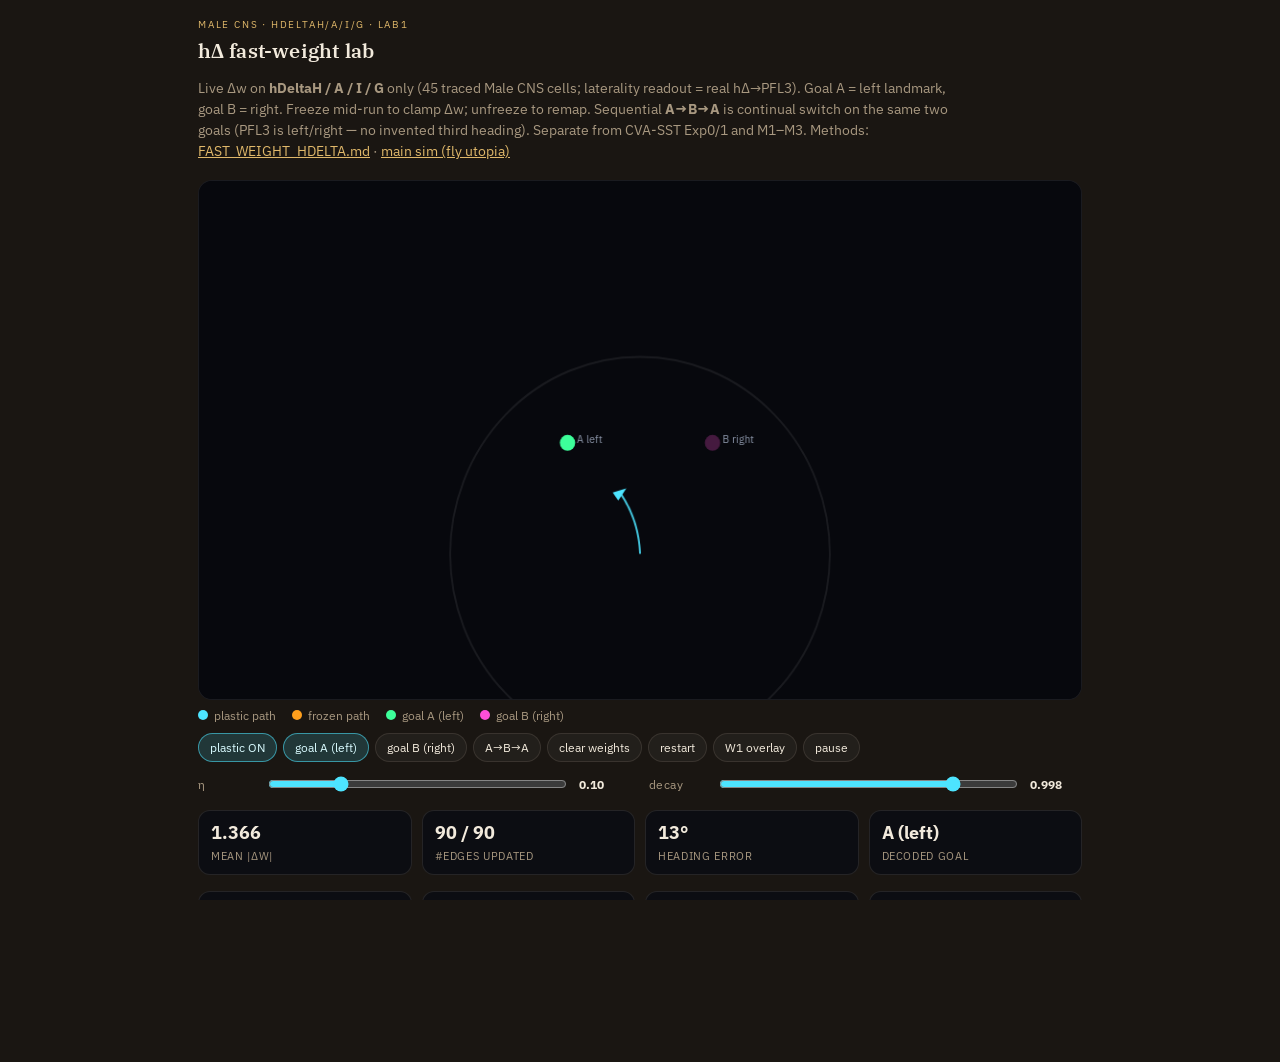
<file: hdelta.html>
<!doctype html>
<html lang="en">
<head>
  <meta charset="utf-8" />
  <meta name="viewport" content="width=device-width, initial-scale=1, viewport-fit=cover" />
  <title>hΔ fast weights — experiment lab</title>
  <link rel="preconnect" href="https://fonts.googleapis.com" />
  <link rel="preconnect" href="https://fonts.gstatic.com" crossorigin />
  <link href="https://fonts.googleapis.com/css2?family=IBM+Plex+Sans:wght@400;500;600&family=IBM+Plex+Serif:ital,wght@0,500;0,600;1,400&display=swap" rel="stylesheet" />
  <link rel="stylesheet" href="style.css?v=lab1" />
  <style>
    html, body { overflow: auto; touch-action: auto; }
    #c { position: relative; width: min(920px, 100%); height: min(520px, 58vh); inset: auto; margin: 18px auto 0; border-radius: 14px; border: 1px solid rgba(255,255,255,0.08); background: #07080d; display: block; }
    .wrap { max-width: 920px; margin: 0 auto; padding: 18px 18px 48px; }
    .hud { position: static; }
    .lead { color: var(--muted); font-size: 14px; line-height: 1.5; max-width: 760px; }
    .metrics { display: grid; grid-template-columns: repeat(4, 1fr); gap: 10px; margin: 16px 0 8px; }
    .metric { background: rgba(10,12,18,0.78); border: 1px solid var(--line); border-radius: 12px; padding: 10px 12px; }
    .metric b { display: block; font-size: 18px; font-variant-numeric: tabular-nums; }
    .metric span { color: var(--muted); font-size: 11px; letter-spacing: 0.06em; text-transform: uppercase; }
    .metric.bad b { color: #ff9f1c; }
    .metric.good b { color: #3dff9a; }
    .legend-row { display: flex; gap: 16px; flex-wrap: wrap; font-size: 12px; color: var(--muted); margin-top: 8px; }
    .sw { width: 10px; height: 10px; border-radius: 99px; display: inline-block; margin-right: 6px; }
    a { color: var(--accent); }
    .sliders { display: grid; grid-template-columns: 1fr 1fr; gap: 10px 18px; margin: 12px 0; }
    .slider-row { display: flex; align-items: center; gap: 10px; font-size: 12px; }
    .slider-row label { color: var(--muted); min-width: 58px; letter-spacing: 0.04em; }
    .slider-row input[type=range] { flex: 1; accent-color: #4de4ff; }
    .slider-row b { min-width: 52px; font-variant-numeric: tabular-nums; }
    button.warn { border-color: rgba(255,159,28,0.35); }
    button.warn.on { background: rgba(255,159,28,0.18); border-color: rgba(255,159,28,0.55); }
    @media (max-width: 700px) {
      .metrics, .sliders { grid-template-columns: 1fr 1fr; }
    }
  </style>
</head>
<body>
  <div class="wrap">
    <div class="kicker">Male CNS · hDeltaH/A/I/G · lab1</div>
    <h1>hΔ fast-weight lab</h1>
    <p class="lead">
      Live Δw on <b>hDeltaH / A / I / G</b> only (45 traced Male CNS cells; laterality readout = real hΔ→PFL3).
      Goal A = left landmark, goal B = right. Freeze mid-run to clamp Δw; unfreeze to remap.
      Sequential <b>A→B→A</b> is continual switch on the same two goals (PFL3 is left/right — no invented third heading).
      Separate from CVA-SST Exp0/1 and M1–M3.
      Methods: <a href="https://github.com/wjb000/fruitflybrain/blob/main/docs/FAST_WEIGHT_HDELTA.md">FAST_WEIGHT_HDELTA.md</a>
      · <a href="index.html?v=realfly4">main sim (fly utopia)</a>
    </p>
    <canvas id="c" width="920" height="520"></canvas>
    <div class="legend-row">
      <span><i class="sw" style="background:#4de4ff"></i>plastic path</span>
      <span><i class="sw" style="background:#ff9f1c"></i>frozen path</span>
      <span><i class="sw" style="background:#3dff9a"></i>goal A (left)</span>
      <span><i class="sw" style="background:#ff4fd8"></i>goal B (right)</span>
    </div>
    <div class="row">
      <button type="button" id="plastic" class="on">plastic ON</button>
      <button type="button" id="goalA" class="on">goal A (left)</button>
      <button type="button" id="goalB">goal B (right)</button>
      <button type="button" id="seq">A→B→A</button>
      <button type="button" id="clearW">clear weights</button>
      <button type="button" id="restart">restart</button>
      <button type="button" id="overlay">W1 overlay</button>
      <button type="button" id="pause">pause</button>
    </div>
    <div class="sliders">
      <div class="slider-row">
        <label for="eta">η</label>
        <input id="eta" type="range" min="0.01" max="0.40" step="0.01" value="0.10" />
        <b id="etaVal">0.10</b>
      </div>
      <div class="slider-row">
        <label for="decay">decay</label>
        <input id="decay" type="range" min="0.990" max="1.000" step="0.001" value="0.998" />
        <b id="decayVal">0.998</b>
      </div>
    </div>
    <div class="metrics">
      <div class="metric"><b id="mAbs">0.000</b><span>mean |Δw|</span></div>
      <div class="metric"><b id="mEdges">0 / 90</b><span>#edges updated</span></div>
      <div class="metric"><b id="mErr">—</b><span>heading error</span></div>
      <div class="metric"><b id="mDec">—</b><span>decoded goal</span></div>
    </div>
    <div class="metrics">
      <div class="metric"><b id="mA">—</b><span>correct A (overlay)</span></div>
      <div class="metric good"><b id="mPlas">—</b><span>plastic B (overlay)</span></div>
      <div class="metric bad"><b id="mFrz">—</b><span>frozen B (overlay)</span></div>
      <div class="metric"><b id="mGap">—</b><span>gap (plas − frz)</span></div>
    </div>
    <p class="hint" id="phase">live · goal A · plastic</p>
    <p class="hint" id="lifNote">Headless LIF pack: <code>tools/hdelta/run_experiments.mjs</code> → <code>results/hdelta/experiments.json</code> (W1–W3).</p>
  </div>
<script type="module">
const canvas = document.getElementById("c");
const ctx = canvas.getContext("2d");
const LEFT = { x: -4.2, z: 6.2 };
const RIGHT = { x: 4.2, z: 6.2 };
const ARENA = 11;
const CLIP = 1.6;
const N_EDGES = 90; // 45 hΔ cells × PFL3 L/R laterality (261 real hΔ→PFL3 synapses collapsed by side)
const SEQ_MS = 7000;
const CYAN = "#4de4ff";
const ORANGE = "#ff9f1c";

function makeCells() {
  const spec = { H: 8, A: 12, I: 17, G: 8 };
  const cells = [];
  for (const [typ, n] of Object.entries(spec)) {
    const nCol = typ === "A" || typ === "I" ? 12 : 8;
    for (let i = 0; i < n; i++) {
      const col = (i % nCol) + 1;
      cells.push({ typ, col, nCol, wL: 0, wR: 0 });
    }
  }
  return cells;
}

function bump(cells, heading) {
  const r = [];
  for (const c of cells) {
    const pref = ((c.col - 1) / c.nCol) * Math.PI * 2;
    let d = heading - pref;
    while (d > Math.PI) d -= Math.PI * 2;
    while (d < -Math.PI) d += Math.PI * 2;
    const w = Math.max(0, Math.cos(d));
    r.push(w * w);
  }
  return r;
}

function pair(cells, goal, eta, clip, reps) {
  const tL = goal < 0 ? 1 : -1;
  const tR = goal > 0 ? 1 : -1;
  for (let n = 0; n < reps; n++) {
    for (const c of cells) {
      c.wL = Math.max(-clip, Math.min(clip, c.wL + eta * tL));
      c.wR = Math.max(-clip, Math.min(clip, c.wR + eta * tR));
    }
  }
}

function hebb(cells, rates, goal, eta, decay, clip, plastic) {
  if (!plastic) return 0;
  const tL = goal < 0 ? 1 : -1;
  const tR = goal > 0 ? 1 : -1;
  let nUp = 0;
  for (let i = 0; i < cells.length; i++) {
    const pre = 0.35 + 0.65 * rates[i];
    const nL = Math.max(-clip, Math.min(clip, cells[i].wL * decay + eta * pre * tL));
    const nR = Math.max(-clip, Math.min(clip, cells[i].wR * decay + eta * pre * tR));
    if (nL !== cells[i].wL) nUp++;
    if (nR !== cells[i].wR) nUp++;
    cells[i].wL = nL;
    cells[i].wR = nR;
  }
  return nUp;
}

function weightStats(cells) {
  let s = 0, nZ = 0;
  for (const c of cells) {
    const aL = Math.abs(c.wL), aR = Math.abs(c.wR);
    s += aL + aR;
    if (aL > 1e-4) nZ++;
    if (aR > 1e-4) nZ++;
  }
  return { meanAbs: s / N_EDGES, nNonzero: nZ };
}

function fwTurn(cells, rates) {
  let L = 0, R = 0, s = 0;
  for (let i = 0; i < cells.length; i++) {
    const pre = 0.35 + 0.65 * rates[i];
    L += pre * cells[i].wL;
    R += pre * cells[i].wR;
    s += pre;
  }
  return Math.tanh((R - L) / (s + 1e-6));
}

function decodedGoal(turn) {
  if (turn < -0.12) return "A (left)";
  if (turn > 0.12) return "B (right)";
  return "undecided";
}

function eye(x, z, heading, cue) {
  const dx = cue.x - x, dz = cue.z - z;
  const dist = Math.hypot(dx, dz) + 1e-6;
  const c = Math.cos(heading), s = Math.sin(heading);
  const bearing = Math.atan2(dx * c - dz * s, dx * s + dz * c);
  return { dist, bearing };
}

function worldTo(x, z) {
  const s = 18;
  return { x: canvas.width / 2 + x * s, y: canvas.height * 0.72 - z * s };
}

function drawArena(goal, paths) {
  ctx.clearRect(0, 0, canvas.width, canvas.height);
  ctx.fillStyle = "#07080d";
  ctx.fillRect(0, 0, canvas.width, canvas.height);
  const o = worldTo(0, 0);
  ctx.strokeStyle = "rgba(255,255,255,0.08)";
  ctx.beginPath();
  ctx.arc(o.x, o.y, ARENA * 18, 0, Math.PI * 2);
  ctx.stroke();
  const a = worldTo(LEFT.x, LEFT.z);
  const b = worldTo(RIGHT.x, RIGHT.z);
  ctx.fillStyle = goal > 0 ? "rgba(61,255,154,0.25)" : "#3dff9a";
  ctx.beginPath(); ctx.arc(a.x, a.y, 8, 0, Math.PI * 2); ctx.fill();
  ctx.fillStyle = goal < 0 ? "rgba(255,79,216,0.25)" : "#ff4fd8";
  ctx.beginPath(); ctx.arc(b.x, b.y, 8, 0, Math.PI * 2); ctx.fill();
  ctx.font = "11px IBM Plex Sans";
  ctx.fillStyle = "#8b95a8";
  ctx.fillText("A left", a.x + 10, a.y);
  ctx.fillText("B right", b.x + 10, b.y);
  for (const p of paths) {
    if (p.pts.length < 2) continue;
    ctx.strokeStyle = p.color;
    ctx.globalAlpha = 0.85;
    ctx.lineWidth = 2;
    ctx.beginPath();
    p.pts.forEach((q, i) => {
      const w = worldTo(q.x, q.z);
      if (i === 0) ctx.moveTo(w.x, w.y); else ctx.lineTo(w.x, w.y);
    });
    ctx.stroke();
    ctx.globalAlpha = 1;
    const last = p.pts[p.pts.length - 1];
    const w = worldTo(last.x, last.z);
    ctx.save();
    ctx.translate(w.x, w.y);
    ctx.rotate(last.h);
    ctx.fillStyle = p.color;
    ctx.beginPath();
    ctx.moveTo(8, 0); ctx.lineTo(-6, 5); ctx.lineTo(-6, -5);
    ctx.closePath(); ctx.fill();
    ctx.restore();
  }
}

function cloneW(cells) {
  return cells.map((c) => ({ ...c }));
}

function score(x, z, heading, goalCue) {
  const g = eye(x, z, heading, goalCue);
  const og = Math.abs(g.bearing) < Math.PI / 4 ? 1 : 0;
  const ng = g.dist < 2.8 ? 1 : 0;
  return 0.6 * og + 0.4 * ng;
}

function spawnState() {
  return { x: 0, z: 0, h: 0 };
}

function newPath(plastic) {
  return { color: plastic ? CYAN : ORANGE, pts: [] };
}

const lab = {
  cells: makeCells(),
  body: spawnState(),
  plastic: true,
  goal: -1,
  eta: 0.10,
  decay: 0.998,
  paths: [newPath(true)],
  overlayPaths: [],
  running: true,
  overlay: false,
  sequential: false,
  seqIdx: 0,
  seqAt: 0,
  lastHebb: 0,
  lastTurn: 0,
};

function currentPath() {
  return lab.paths[lab.paths.length - 1];
}

function splitPath() {
  lab.paths.push(newPath(lab.plastic));
  if (lab.paths.length > 8) lab.paths.shift();
}

function goalCue() {
  return lab.goal < 0 ? LEFT : RIGHT;
}

function setGoal(goal, pairBurst) {
  const changed = goal !== lab.goal;
  lab.goal = goal;
  document.getElementById("goalA").classList.toggle("on", goal < 0);
  document.getElementById("goalB").classList.toggle("on", goal > 0);
  if (changed && pairBurst && lab.plastic) {
    pair(lab.cells, goal, lab.eta, CLIP, goal > 0 ? 14 : 5);
  }
  syncPhase();
}

function setPlastic(on) {
  if (on === lab.plastic) {
    document.getElementById("plastic").classList.toggle("on", on);
    document.getElementById("plastic").textContent = on ? "plastic ON" : "plastic OFF";
    return;
  }
  lab.plastic = on;
  document.getElementById("plastic").classList.toggle("on", on);
  document.getElementById("plastic").textContent = on ? "plastic ON" : "plastic OFF";
  splitPath();
  syncPhase();
}

function syncPhase() {
  const g = lab.goal < 0 ? "A" : "B";
  const p = lab.plastic ? "plastic" : "frozen";
  const seq = lab.sequential ? " · seq A→B→A" : "";
  const ov = lab.overlay ? "overlay W1" : "live";
  document.getElementById("phase").textContent = `${ov} · goal ${g} · ${p}${seq}`;
}

function stepBody(state, cells, goal, plastic, eta, decay, tick, cue) {
  const rates = bump(cells, state.h);
  const nUp = hebb(cells, rates, goal, eta, decay, CLIP, plastic);
  const turnRaw = fwTurn(cells, rates);
  let turn = 0.95 * turnRaw;
  let walk = 2.45;
  const g = eye(state.x, state.z, state.h, cue);
  if (g.dist < 2.8) { turn *= 0.18; walk *= 0.28; }
  else if (Math.abs(g.bearing) < 0.7) turn *= 0.35;
  if (tick < 6) walk *= 0.12;
  state.h += turn * 1.25 * 0.05;
  const step = walk * 0.05;
  state.x += Math.sin(state.h) * step;
  state.z += Math.cos(state.h) * step;
  const r = Math.hypot(state.x, state.z);
  if (r > ARENA) { state.x *= ARENA / r; state.z *= ARENA / r; }
  return { nUp, turn: turnRaw, err: Math.abs(g.bearing) };
}

function updateReadouts(nUp, turn, err) {
  const st = weightStats(lab.cells);
  document.getElementById("mAbs").textContent = st.meanAbs.toFixed(3);
  document.getElementById("mEdges").textContent = `${st.nNonzero} / ${N_EDGES}`;
  document.getElementById("mErr").textContent = `${((err * 180) / Math.PI).toFixed(0)}°`;
  document.getElementById("mDec").textContent = decodedGoal(turn);
  lab.lastHebb = nUp;
  lab.lastTurn = turn;
}

let tick = 0;
let lastTs = 0;

function liveFrame(ts) {
  requestAnimationFrame(liveFrame);
  if (lab.overlay) return;
  if (!lab.running) {
    drawArena(lab.goal, [...lab.overlayPaths, ...lab.paths]);
    return;
  }
  if (ts - lastTs < 32) return;
  lastTs = ts;
  if (lab.sequential && ts - lab.seqAt > SEQ_MS) {
    lab.seqIdx = (lab.seqIdx + 1) % 3;
    lab.seqAt = ts;
    setGoal(lab.seqIdx === 1 ? 1 : -1, true);
  }
  const info = stepBody(lab.body, lab.cells, lab.goal, lab.plastic, lab.eta, lab.decay, tick, goalCue());
  tick++;
  currentPath().pts.push({ x: lab.body.x, z: lab.body.z, h: lab.body.h });
  if (currentPath().pts.length > 420) currentPath().pts.shift();
  updateReadouts(info.nUp, info.turn, info.err);
  drawArena(lab.goal, [...lab.overlayPaths, ...lab.paths]);
}

function restartLive(clearW) {
  lab.body = spawnState();
  tick = 0;
  if (clearW) {
    for (const c of lab.cells) { c.wL = 0; c.wR = 0; }
  }
  lab.paths = [newPath(lab.plastic)];
  lab.overlayPaths = [];
  updateReadouts(0, 0, 0);
  syncPhase();
  drawArena(lab.goal, lab.paths);
}

async function runOverlay() {
  lab.overlay = true;
  lab.running = false;
  lab.paths = [];
  document.getElementById("overlay").disabled = true;
  document.getElementById("pause").textContent = "play";
  document.getElementById("pause").classList.add("on");
  let cells = makeCells();
  const eta = lab.eta, decay = lab.decay;
  const ticks = 36, evalLast = 12;
  const pathA = { color: "#9aa3b5", pts: [] };
  const pathP = { color: CYAN, pts: [] };
  const pathF = { color: ORANGE, pts: [] };
  const phaseEl = document.getElementById("phase");

  async function phase(label, goal, cells, spawn, plastic, path, overlays) {
    phaseEl.textContent = label;
    if (plastic) pair(cells, goal, eta, CLIP, goal > 0 ? 14 : 5);
    const cue = goal < 0 ? LEFT : RIGHT;
    const st = { ...spawn };
    let acc = 0, nE = 0;
    for (let t = 0; t < ticks; t++) {
      stepBody(st, cells, goal, plastic, eta, decay, t, cue);
      path.pts.push({ x: st.x, z: st.z, h: st.h });
      if (t >= ticks - evalLast) { acc += score(st.x, st.z, st.h, cue); nE++; }
      if (t % 2 === 0) {
        drawArena(goal, overlays);
        await new Promise((r) => requestAnimationFrame(r));
      }
    }
    return acc / nE;
  }

  const correctA = await phase("overlay · context A · learning left", -1, cells, { x: 0, z: 0, h: 0 }, true, pathA, [pathA]);
  const snap = cloneW(cells);
  const cellsP = cloneW(snap);
  const correctP = await phase("overlay · context B · plastic remap (right)", 1, cellsP, { x: 0, z: 0, h: 0.02 }, true, pathP, [pathA, pathP]);
  const cellsF = cloneW(snap);
  const correctF = await phase("overlay · context B · frozen after A", 1, cellsF, { x: 0, z: 0, h: -0.02 }, false, pathF, [pathA, pathP, pathF]);
  lab.overlayPaths = [pathA, pathP, pathF];
  drawArena(1, lab.overlayPaths);
  document.getElementById("mA").textContent = correctA.toFixed(2);
  document.getElementById("mPlas").textContent = correctP.toFixed(2);
  document.getElementById("mFrz").textContent = correctF.toFixed(2);
  document.getElementById("mGap").textContent = (correctP - correctF).toFixed(2);
  phaseEl.textContent = `overlay done · frozen ${correctF < correctP - 0.12 ? "fails B" : "contrast weak"}`;
  lab.overlay = false;
  lab.running = false;
  lab.paths = [];
  document.getElementById("overlay").disabled = false;
}

document.getElementById("plastic").onclick = () => setPlastic(!lab.plastic);
document.getElementById("goalA").onclick = () => {
  lab.sequential = false;
  document.getElementById("seq").classList.remove("on");
  setGoal(-1, true);
};
document.getElementById("goalB").onclick = () => {
  lab.sequential = false;
  document.getElementById("seq").classList.remove("on");
  setGoal(1, true);
};
document.getElementById("seq").onclick = () => {
  lab.sequential = !lab.sequential;
  document.getElementById("seq").classList.toggle("on", lab.sequential);
  if (lab.sequential) {
    lab.seqIdx = 0;
    lab.seqAt = performance.now();
    setGoal(-1, true);
  }
  syncPhase();
};
document.getElementById("clearW").onclick = () => restartLive(true);
document.getElementById("restart").onclick = () => restartLive(false);
document.getElementById("overlay").onclick = () => {
  if (lab.overlay) return;
  runOverlay();
};
document.getElementById("pause").onclick = () => {
  lab.running = !lab.running;
  document.getElementById("pause").classList.toggle("on", !lab.running);
  document.getElementById("pause").textContent = lab.running ? "pause" : "play";
};
document.getElementById("eta").oninput = (e) => {
  lab.eta = Number(e.target.value);
  document.getElementById("etaVal").textContent = lab.eta.toFixed(2);
};
document.getElementById("decay").oninput = (e) => {
  lab.decay = Number(e.target.value);
  document.getElementById("decayVal").textContent = lab.decay.toFixed(3);
};

drawArena(-1, lab.paths);
syncPhase();
requestAnimationFrame(liveFrame);

fetch("data/hdelta_summary.json?v=lab1")
  .then((r) => r.ok ? r.json() : null)
  .then((j) => {
    if (!j) return;
    const el = document.getElementById("lifNote");
    el.innerHTML = `LIF W1 (${j.n} seeds): plastic B <b>${(j.plastic?.meanCorrectB ?? 0).toFixed(2)}</b>
      vs frozen B <b>${(j.frozen?.meanCorrectB ?? 0).toFixed(2)}</b> — ${j.verdict || ""}
      · pack <code>results/hdelta/experiments.json</code>`;
  })
  .catch(() => {});
</script>
</body>
</html>
</file>
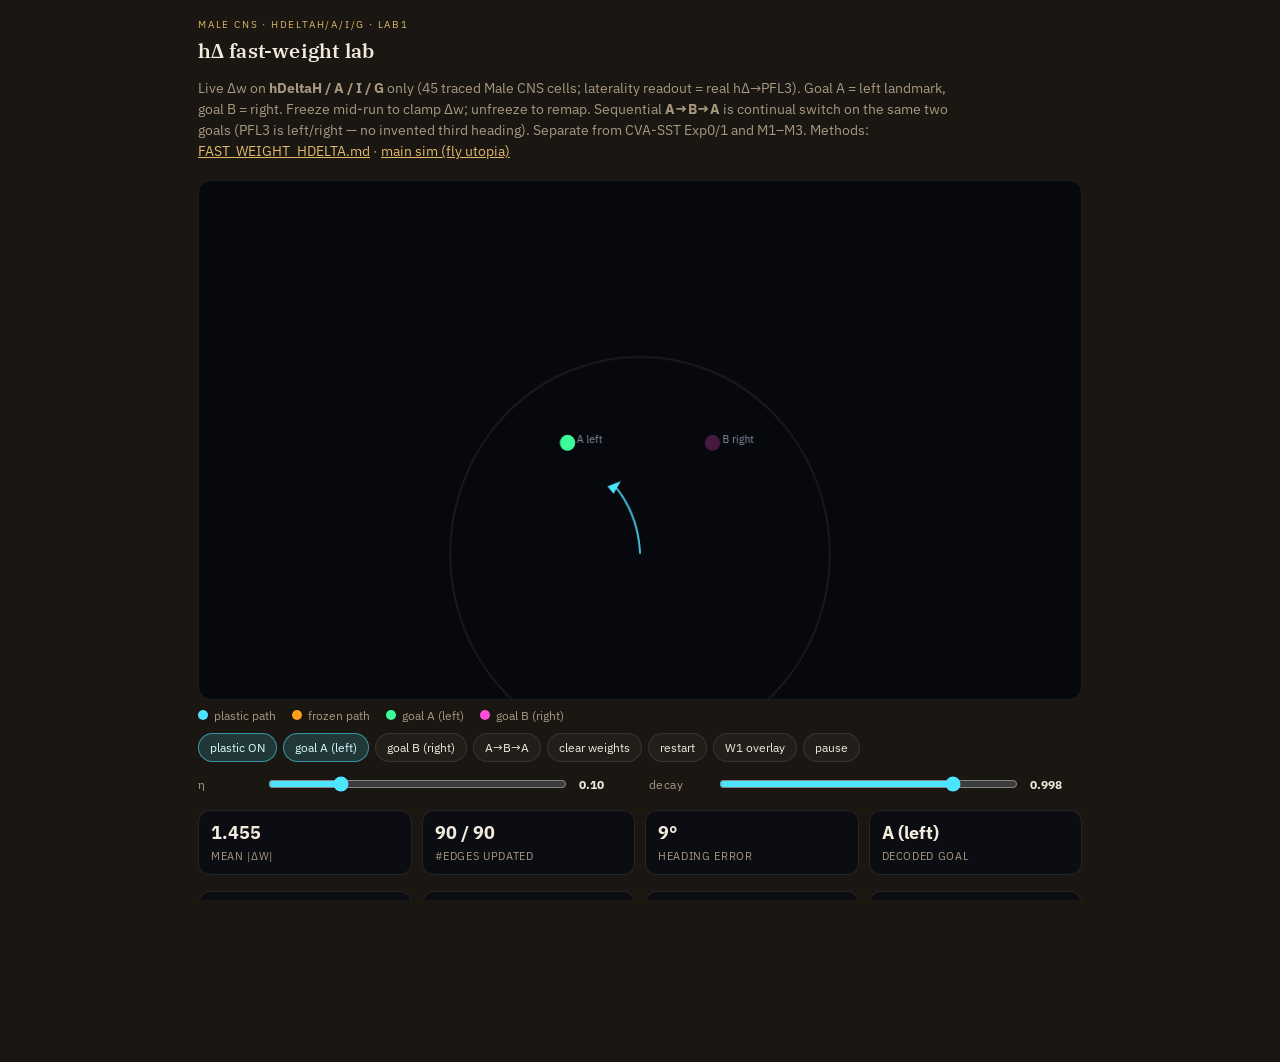
<file: web/hdelta.html>
<!doctype html>
<html lang="en">
<head>
  <meta charset="utf-8" />
  <meta name="viewport" content="width=device-width, initial-scale=1, viewport-fit=cover" />
  <title>hΔ fast weights — experiment lab</title>
  <link rel="preconnect" href="https://fonts.googleapis.com" />
  <link rel="preconnect" href="https://fonts.gstatic.com" crossorigin />
  <link href="https://fonts.googleapis.com/css2?family=IBM+Plex+Sans:wght@400;500;600&family=IBM+Plex+Serif:ital,wght@0,500;0,600;1,400&display=swap" rel="stylesheet" />
  <link rel="stylesheet" href="style.css?v=lab1" />
  <style>
    html, body { overflow: auto; touch-action: auto; }
    #c { position: relative; width: min(920px, 100%); height: min(520px, 58vh); inset: auto; margin: 18px auto 0; border-radius: 14px; border: 1px solid rgba(255,255,255,0.08); background: #07080d; display: block; }
    .wrap { max-width: 920px; margin: 0 auto; padding: 18px 18px 48px; }
    .hud { position: static; }
    .lead { color: var(--muted); font-size: 14px; line-height: 1.5; max-width: 760px; }
    .metrics { display: grid; grid-template-columns: repeat(4, 1fr); gap: 10px; margin: 16px 0 8px; }
    .metric { background: rgba(10,12,18,0.78); border: 1px solid var(--line); border-radius: 12px; padding: 10px 12px; }
    .metric b { display: block; font-size: 18px; font-variant-numeric: tabular-nums; }
    .metric span { color: var(--muted); font-size: 11px; letter-spacing: 0.06em; text-transform: uppercase; }
    .metric.bad b { color: #ff9f1c; }
    .metric.good b { color: #3dff9a; }
    .legend-row { display: flex; gap: 16px; flex-wrap: wrap; font-size: 12px; color: var(--muted); margin-top: 8px; }
    .sw { width: 10px; height: 10px; border-radius: 99px; display: inline-block; margin-right: 6px; }
    a { color: var(--accent); }
    .sliders { display: grid; grid-template-columns: 1fr 1fr; gap: 10px 18px; margin: 12px 0; }
    .slider-row { display: flex; align-items: center; gap: 10px; font-size: 12px; }
    .slider-row label { color: var(--muted); min-width: 58px; letter-spacing: 0.04em; }
    .slider-row input[type=range] { flex: 1; accent-color: #4de4ff; }
    .slider-row b { min-width: 52px; font-variant-numeric: tabular-nums; }
    button.warn { border-color: rgba(255,159,28,0.35); }
    button.warn.on { background: rgba(255,159,28,0.18); border-color: rgba(255,159,28,0.55); }
    @media (max-width: 700px) {
      .metrics, .sliders { grid-template-columns: 1fr 1fr; }
    }
  </style>
</head>
<body>
  <div class="wrap">
    <div class="kicker">Male CNS · hDeltaH/A/I/G · lab1</div>
    <h1>hΔ fast-weight lab</h1>
    <p class="lead">
      Live Δw on <b>hDeltaH / A / I / G</b> only (45 traced Male CNS cells; laterality readout = real hΔ→PFL3).
      Goal A = left landmark, goal B = right. Freeze mid-run to clamp Δw; unfreeze to remap.
      Sequential <b>A→B→A</b> is continual switch on the same two goals (PFL3 is left/right — no invented third heading).
      Separate from CVA-SST Exp0/1 and M1–M3.
      Methods: <a href="https://github.com/wjb000/fruitflybrain/blob/main/docs/FAST_WEIGHT_HDELTA.md">FAST_WEIGHT_HDELTA.md</a>
      · <a href="index.html?v=browseranimal1">main sim (fly utopia)</a>
    </p>
    <canvas id="c" width="920" height="520"></canvas>
    <div class="legend-row">
      <span><i class="sw" style="background:#4de4ff"></i>plastic path</span>
      <span><i class="sw" style="background:#ff9f1c"></i>frozen path</span>
      <span><i class="sw" style="background:#3dff9a"></i>goal A (left)</span>
      <span><i class="sw" style="background:#ff4fd8"></i>goal B (right)</span>
    </div>
    <div class="row">
      <button type="button" id="plastic" class="on">plastic ON</button>
      <button type="button" id="goalA" class="on">goal A (left)</button>
      <button type="button" id="goalB">goal B (right)</button>
      <button type="button" id="seq">A→B→A</button>
      <button type="button" id="clearW">clear weights</button>
      <button type="button" id="restart">restart</button>
      <button type="button" id="overlay">W1 overlay</button>
      <button type="button" id="pause">pause</button>
    </div>
    <div class="sliders">
      <div class="slider-row">
        <label for="eta">η</label>
        <input id="eta" type="range" min="0.01" max="0.40" step="0.01" value="0.10" />
        <b id="etaVal">0.10</b>
      </div>
      <div class="slider-row">
        <label for="decay">decay</label>
        <input id="decay" type="range" min="0.990" max="1.000" step="0.001" value="0.998" />
        <b id="decayVal">0.998</b>
      </div>
    </div>
    <div class="metrics">
      <div class="metric"><b id="mAbs">0.000</b><span>mean |Δw|</span></div>
      <div class="metric"><b id="mEdges">0 / 90</b><span>#edges updated</span></div>
      <div class="metric"><b id="mErr">—</b><span>heading error</span></div>
      <div class="metric"><b id="mDec">—</b><span>decoded goal</span></div>
    </div>
    <div class="metrics">
      <div class="metric"><b id="mA">—</b><span>correct A (overlay)</span></div>
      <div class="metric good"><b id="mPlas">—</b><span>plastic B (overlay)</span></div>
      <div class="metric bad"><b id="mFrz">—</b><span>frozen B (overlay)</span></div>
      <div class="metric"><b id="mGap">—</b><span>gap (plas − frz)</span></div>
    </div>
    <p class="hint" id="phase">live · goal A · plastic</p>
    <p class="hint" id="lifNote">Headless LIF pack: <code>tools/hdelta/run_experiments.mjs</code> → <code>results/hdelta/experiments.json</code> (W1–W3).</p>
  </div>
<script type="module">
const canvas = document.getElementById("c");
const ctx = canvas.getContext("2d");
const LEFT = { x: -4.2, z: 6.2 };
const RIGHT = { x: 4.2, z: 6.2 };
const ARENA = 11;
const CLIP = 1.6;
const N_EDGES = 90; // 45 hΔ cells × PFL3 L/R laterality (261 real hΔ→PFL3 synapses collapsed by side)
const SEQ_MS = 7000;
const CYAN = "#4de4ff";
const ORANGE = "#ff9f1c";

function makeCells() {
  const spec = { H: 8, A: 12, I: 17, G: 8 };
  const cells = [];
  for (const [typ, n] of Object.entries(spec)) {
    const nCol = typ === "A" || typ === "I" ? 12 : 8;
    for (let i = 0; i < n; i++) {
      const col = (i % nCol) + 1;
      cells.push({ typ, col, nCol, wL: 0, wR: 0 });
    }
  }
  return cells;
}

function bump(cells, heading) {
  const r = [];
  for (const c of cells) {
    const pref = ((c.col - 1) / c.nCol) * Math.PI * 2;
    let d = heading - pref;
    while (d > Math.PI) d -= Math.PI * 2;
    while (d < -Math.PI) d += Math.PI * 2;
    const w = Math.max(0, Math.cos(d));
    r.push(w * w);
  }
  return r;
}

function pair(cells, goal, eta, clip, reps) {
  const tL = goal < 0 ? 1 : -1;
  const tR = goal > 0 ? 1 : -1;
  for (let n = 0; n < reps; n++) {
    for (const c of cells) {
      c.wL = Math.max(-clip, Math.min(clip, c.wL + eta * tL));
      c.wR = Math.max(-clip, Math.min(clip, c.wR + eta * tR));
    }
  }
}

function hebb(cells, rates, goal, eta, decay, clip, plastic) {
  if (!plastic) return 0;
  const tL = goal < 0 ? 1 : -1;
  const tR = goal > 0 ? 1 : -1;
  let nUp = 0;
  for (let i = 0; i < cells.length; i++) {
    const pre = 0.35 + 0.65 * rates[i];
    const nL = Math.max(-clip, Math.min(clip, cells[i].wL * decay + eta * pre * tL));
    const nR = Math.max(-clip, Math.min(clip, cells[i].wR * decay + eta * pre * tR));
    if (nL !== cells[i].wL) nUp++;
    if (nR !== cells[i].wR) nUp++;
    cells[i].wL = nL;
    cells[i].wR = nR;
  }
  return nUp;
}

function weightStats(cells) {
  let s = 0, nZ = 0;
  for (const c of cells) {
    const aL = Math.abs(c.wL), aR = Math.abs(c.wR);
    s += aL + aR;
    if (aL > 1e-4) nZ++;
    if (aR > 1e-4) nZ++;
  }
  return { meanAbs: s / N_EDGES, nNonzero: nZ };
}

function fwTurn(cells, rates) {
  let L = 0, R = 0, s = 0;
  for (let i = 0; i < cells.length; i++) {
    const pre = 0.35 + 0.65 * rates[i];
    L += pre * cells[i].wL;
    R += pre * cells[i].wR;
    s += pre;
  }
  return Math.tanh((R - L) / (s + 1e-6));
}

function decodedGoal(turn) {
  if (turn < -0.12) return "A (left)";
  if (turn > 0.12) return "B (right)";
  return "undecided";
}

function eye(x, z, heading, cue) {
  const dx = cue.x - x, dz = cue.z - z;
  const dist = Math.hypot(dx, dz) + 1e-6;
  const c = Math.cos(heading), s = Math.sin(heading);
  const bearing = Math.atan2(dx * c - dz * s, dx * s + dz * c);
  return { dist, bearing };
}

function worldTo(x, z) {
  const s = 18;
  return { x: canvas.width / 2 + x * s, y: canvas.height * 0.72 - z * s };
}

function drawArena(goal, paths) {
  ctx.clearRect(0, 0, canvas.width, canvas.height);
  ctx.fillStyle = "#07080d";
  ctx.fillRect(0, 0, canvas.width, canvas.height);
  const o = worldTo(0, 0);
  ctx.strokeStyle = "rgba(255,255,255,0.08)";
  ctx.beginPath();
  ctx.arc(o.x, o.y, ARENA * 18, 0, Math.PI * 2);
  ctx.stroke();
  const a = worldTo(LEFT.x, LEFT.z);
  const b = worldTo(RIGHT.x, RIGHT.z);
  ctx.fillStyle = goal > 0 ? "rgba(61,255,154,0.25)" : "#3dff9a";
  ctx.beginPath(); ctx.arc(a.x, a.y, 8, 0, Math.PI * 2); ctx.fill();
  ctx.fillStyle = goal < 0 ? "rgba(255,79,216,0.25)" : "#ff4fd8";
  ctx.beginPath(); ctx.arc(b.x, b.y, 8, 0, Math.PI * 2); ctx.fill();
  ctx.font = "11px IBM Plex Sans";
  ctx.fillStyle = "#8b95a8";
  ctx.fillText("A left", a.x + 10, a.y);
  ctx.fillText("B right", b.x + 10, b.y);
  for (const p of paths) {
    if (p.pts.length < 2) continue;
    ctx.strokeStyle = p.color;
    ctx.globalAlpha = 0.85;
    ctx.lineWidth = 2;
    ctx.beginPath();
    p.pts.forEach((q, i) => {
      const w = worldTo(q.x, q.z);
      if (i === 0) ctx.moveTo(w.x, w.y); else ctx.lineTo(w.x, w.y);
    });
    ctx.stroke();
    ctx.globalAlpha = 1;
    const last = p.pts[p.pts.length - 1];
    const w = worldTo(last.x, last.z);
    ctx.save();
    ctx.translate(w.x, w.y);
    ctx.rotate(last.h);
    ctx.fillStyle = p.color;
    ctx.beginPath();
    ctx.moveTo(8, 0); ctx.lineTo(-6, 5); ctx.lineTo(-6, -5);
    ctx.closePath(); ctx.fill();
    ctx.restore();
  }
}

function cloneW(cells) {
  return cells.map((c) => ({ ...c }));
}

function score(x, z, heading, goalCue) {
  const g = eye(x, z, heading, goalCue);
  const og = Math.abs(g.bearing) < Math.PI / 4 ? 1 : 0;
  const ng = g.dist < 2.8 ? 1 : 0;
  return 0.6 * og + 0.4 * ng;
}

function spawnState() {
  return { x: 0, z: 0, h: 0 };
}

function newPath(plastic) {
  return { color: plastic ? CYAN : ORANGE, pts: [] };
}

const lab = {
  cells: makeCells(),
  body: spawnState(),
  plastic: true,
  goal: -1,
  eta: 0.10,
  decay: 0.998,
  paths: [newPath(true)],
  overlayPaths: [],
  running: true,
  overlay: false,
  sequential: false,
  seqIdx: 0,
  seqAt: 0,
  lastHebb: 0,
  lastTurn: 0,
};

function currentPath() {
  return lab.paths[lab.paths.length - 1];
}

function splitPath() {
  lab.paths.push(newPath(lab.plastic));
  if (lab.paths.length > 8) lab.paths.shift();
}

function goalCue() {
  return lab.goal < 0 ? LEFT : RIGHT;
}

function setGoal(goal, pairBurst) {
  const changed = goal !== lab.goal;
  lab.goal = goal;
  document.getElementById("goalA").classList.toggle("on", goal < 0);
  document.getElementById("goalB").classList.toggle("on", goal > 0);
  if (changed && pairBurst && lab.plastic) {
    pair(lab.cells, goal, lab.eta, CLIP, goal > 0 ? 14 : 5);
  }
  syncPhase();
}

function setPlastic(on) {
  if (on === lab.plastic) {
    document.getElementById("plastic").classList.toggle("on", on);
    document.getElementById("plastic").textContent = on ? "plastic ON" : "plastic OFF";
    return;
  }
  lab.plastic = on;
  document.getElementById("plastic").classList.toggle("on", on);
  document.getElementById("plastic").textContent = on ? "plastic ON" : "plastic OFF";
  splitPath();
  syncPhase();
}

function syncPhase() {
  const g = lab.goal < 0 ? "A" : "B";
  const p = lab.plastic ? "plastic" : "frozen";
  const seq = lab.sequential ? " · seq A→B→A" : "";
  const ov = lab.overlay ? "overlay W1" : "live";
  document.getElementById("phase").textContent = `${ov} · goal ${g} · ${p}${seq}`;
}

function stepBody(state, cells, goal, plastic, eta, decay, tick, cue) {
  const rates = bump(cells, state.h);
  const nUp = hebb(cells, rates, goal, eta, decay, CLIP, plastic);
  const turnRaw = fwTurn(cells, rates);
  let turn = 0.95 * turnRaw;
  let walk = 2.45;
  const g = eye(state.x, state.z, state.h, cue);
  if (g.dist < 2.8) { turn *= 0.18; walk *= 0.28; }
  else if (Math.abs(g.bearing) < 0.7) turn *= 0.35;
  if (tick < 6) walk *= 0.12;
  state.h += turn * 1.25 * 0.05;
  const step = walk * 0.05;
  state.x += Math.sin(state.h) * step;
  state.z += Math.cos(state.h) * step;
  const r = Math.hypot(state.x, state.z);
  if (r > ARENA) { state.x *= ARENA / r; state.z *= ARENA / r; }
  return { nUp, turn: turnRaw, err: Math.abs(g.bearing) };
}

function updateReadouts(nUp, turn, err) {
  const st = weightStats(lab.cells);
  document.getElementById("mAbs").textContent = st.meanAbs.toFixed(3);
  document.getElementById("mEdges").textContent = `${st.nNonzero} / ${N_EDGES}`;
  document.getElementById("mErr").textContent = `${((err * 180) / Math.PI).toFixed(0)}°`;
  document.getElementById("mDec").textContent = decodedGoal(turn);
  lab.lastHebb = nUp;
  lab.lastTurn = turn;
}

let tick = 0;
let lastTs = 0;

function liveFrame(ts) {
  requestAnimationFrame(liveFrame);
  if (lab.overlay) return;
  if (!lab.running) {
    drawArena(lab.goal, [...lab.overlayPaths, ...lab.paths]);
    return;
  }
  if (ts - lastTs < 32) return;
  lastTs = ts;
  if (lab.sequential && ts - lab.seqAt > SEQ_MS) {
    lab.seqIdx = (lab.seqIdx + 1) % 3;
    lab.seqAt = ts;
    setGoal(lab.seqIdx === 1 ? 1 : -1, true);
  }
  const info = stepBody(lab.body, lab.cells, lab.goal, lab.plastic, lab.eta, lab.decay, tick, goalCue());
  tick++;
  currentPath().pts.push({ x: lab.body.x, z: lab.body.z, h: lab.body.h });
  if (currentPath().pts.length > 420) currentPath().pts.shift();
  updateReadouts(info.nUp, info.turn, info.err);
  drawArena(lab.goal, [...lab.overlayPaths, ...lab.paths]);
}

function restartLive(clearW) {
  lab.body = spawnState();
  tick = 0;
  if (clearW) {
    for (const c of lab.cells) { c.wL = 0; c.wR = 0; }
  }
  lab.paths = [newPath(lab.plastic)];
  lab.overlayPaths = [];
  updateReadouts(0, 0, 0);
  syncPhase();
  drawArena(lab.goal, lab.paths);
}

async function runOverlay() {
  lab.overlay = true;
  lab.running = false;
  lab.paths = [];
  document.getElementById("overlay").disabled = true;
  document.getElementById("pause").textContent = "play";
  document.getElementById("pause").classList.add("on");
  let cells = makeCells();
  const eta = lab.eta, decay = lab.decay;
  const ticks = 36, evalLast = 12;
  const pathA = { color: "#9aa3b5", pts: [] };
  const pathP = { color: CYAN, pts: [] };
  const pathF = { color: ORANGE, pts: [] };
  const phaseEl = document.getElementById("phase");

  async function phase(label, goal, cells, spawn, plastic, path, overlays) {
    phaseEl.textContent = label;
    if (plastic) pair(cells, goal, eta, CLIP, goal > 0 ? 14 : 5);
    const cue = goal < 0 ? LEFT : RIGHT;
    const st = { ...spawn };
    let acc = 0, nE = 0;
    for (let t = 0; t < ticks; t++) {
      stepBody(st, cells, goal, plastic, eta, decay, t, cue);
      path.pts.push({ x: st.x, z: st.z, h: st.h });
      if (t >= ticks - evalLast) { acc += score(st.x, st.z, st.h, cue); nE++; }
      if (t % 2 === 0) {
        drawArena(goal, overlays);
        await new Promise((r) => requestAnimationFrame(r));
      }
    }
    return acc / nE;
  }

  const correctA = await phase("overlay · context A · learning left", -1, cells, { x: 0, z: 0, h: 0 }, true, pathA, [pathA]);
  const snap = cloneW(cells);
  const cellsP = cloneW(snap);
  const correctP = await phase("overlay · context B · plastic remap (right)", 1, cellsP, { x: 0, z: 0, h: 0.02 }, true, pathP, [pathA, pathP]);
  const cellsF = cloneW(snap);
  const correctF = await phase("overlay · context B · frozen after A", 1, cellsF, { x: 0, z: 0, h: -0.02 }, false, pathF, [pathA, pathP, pathF]);
  lab.overlayPaths = [pathA, pathP, pathF];
  drawArena(1, lab.overlayPaths);
  document.getElementById("mA").textContent = correctA.toFixed(2);
  document.getElementById("mPlas").textContent = correctP.toFixed(2);
  document.getElementById("mFrz").textContent = correctF.toFixed(2);
  document.getElementById("mGap").textContent = (correctP - correctF).toFixed(2);
  phaseEl.textContent = `overlay done · frozen ${correctF < correctP - 0.12 ? "fails B" : "contrast weak"}`;
  lab.overlay = false;
  lab.running = false;
  lab.paths = [];
  document.getElementById("overlay").disabled = false;
}

document.getElementById("plastic").onclick = () => setPlastic(!lab.plastic);
document.getElementById("goalA").onclick = () => {
  lab.sequential = false;
  document.getElementById("seq").classList.remove("on");
  setGoal(-1, true);
};
document.getElementById("goalB").onclick = () => {
  lab.sequential = false;
  document.getElementById("seq").classList.remove("on");
  setGoal(1, true);
};
document.getElementById("seq").onclick = () => {
  lab.sequential = !lab.sequential;
  document.getElementById("seq").classList.toggle("on", lab.sequential);
  if (lab.sequential) {
    lab.seqIdx = 0;
    lab.seqAt = performance.now();
    setGoal(-1, true);
  }
  syncPhase();
};
document.getElementById("clearW").onclick = () => restartLive(true);
document.getElementById("restart").onclick = () => restartLive(false);
document.getElementById("overlay").onclick = () => {
  if (lab.overlay) return;
  runOverlay();
};
document.getElementById("pause").onclick = () => {
  lab.running = !lab.running;
  document.getElementById("pause").classList.toggle("on", !lab.running);
  document.getElementById("pause").textContent = lab.running ? "pause" : "play";
};
document.getElementById("eta").oninput = (e) => {
  lab.eta = Number(e.target.value);
  document.getElementById("etaVal").textContent = lab.eta.toFixed(2);
};
document.getElementById("decay").oninput = (e) => {
  lab.decay = Number(e.target.value);
  document.getElementById("decayVal").textContent = lab.decay.toFixed(3);
};

drawArena(-1, lab.paths);
syncPhase();
requestAnimationFrame(liveFrame);

fetch("data/hdelta_summary.json?v=lab1")
  .then((r) => r.ok ? r.json() : null)
  .then((j) => {
    if (!j) return;
    const el = document.getElementById("lifNote");
    el.innerHTML = `LIF W1 (${j.n} seeds): plastic B <b>${(j.plastic?.meanCorrectB ?? 0).toFixed(2)}</b>
      vs frozen B <b>${(j.frozen?.meanCorrectB ?? 0).toFixed(2)}</b> — ${j.verdict || ""}
      · pack <code>results/hdelta/experiments.json</code>`;
  })
  .catch(() => {});
</script>
</body>
</html>
</file>
<file: style.css>
:root {
  --bg: #1a1612;
  --panel: rgba(24, 20, 16, 0.82);
  --line: rgba(255, 236, 210, 0.10);
  --text: #f2eadc;
  --muted: #a89880;
  --accent: #e0b86a;
  --warn: #ff9f1c;
  --pink: #ff4fd8;
  --safe-t: env(safe-area-inset-top, 0px);
  --safe-r: env(safe-area-inset-right, 0px);
  --safe-b: env(safe-area-inset-bottom, 0px);
  --safe-l: env(safe-area-inset-left, 0px);
}
* { box-sizing: border-box; }
html, body {
  margin: 0; height: 100%; background: var(--bg); color: var(--text);
  font-family: "IBM Plex Sans", ui-sans-serif, system-ui, sans-serif;
  overflow: hidden;
  overscroll-behavior: none;
  touch-action: none;
}
#c {
  position: fixed; inset: 0; display: block; width: 100%; height: 100%;
  touch-action: none;
  -webkit-user-select: none;
  user-select: none;
}
.hud {
  position: fixed; z-index: 2; pointer-events: none;
  top: 0; left: 0; right: 0; bottom: 0;
}
.panel {
  pointer-events: auto;
  background: var(--panel);
  border: 1px solid var(--line);
  backdrop-filter: blur(14px);
  -webkit-backdrop-filter: blur(14px);
  border-radius: 14px;
  padding: 14px 16px;
  position: relative;
}
.collapse {
  position: absolute; top: 8px; right: 8px; z-index: 2;
  width: 26px; height: 26px; padding: 0; border-radius: 8px;
  font-size: 16px; line-height: 1; color: var(--muted);
}
.panel.collapsed { padding: 10px 36px 10px 14px; width: auto !important; }
.panel.collapsed .panel-body { display: none; }
.panel.collapsed > .kicker { margin: 0; }
.top-left {
  position: absolute;
  top: calc(16px + var(--safe-t));
  left: calc(16px + var(--safe-l));
  width: 360px;
}
.top-right {
  position: absolute;
  top: calc(16px + var(--safe-t));
  right: calc(16px + var(--safe-r));
  width: 300px;
  max-height: calc(100vh - 120px - var(--safe-t) - var(--safe-b));
  overflow: auto;
}
.bottom {
  position: absolute;
  left: calc(16px + var(--safe-l));
  right: calc(16px + var(--safe-r));
  bottom: calc(16px + var(--safe-b));
  display: flex; gap: 12px; align-items: stretch;
}
.rates { flex: 1; min-width: 0; }
.legend { width: 280px; }
h1 {
  font-family: "IBM Plex Serif", Georgia, serif;
  font-weight: 600; font-size: 20px; margin: 0 0 2px;
  letter-spacing: 0.01em;
}
.sub { color: var(--muted); font-size: 12px; line-height: 1.45; }
.kicker {
  font-size: 10px; letter-spacing: 0.18em; text-transform: uppercase;
  color: var(--accent); margin-bottom: 6px;
}
.stats {
  display: grid; grid-template-columns: 1fr 1fr 1fr; gap: 8px 12px;
  margin: 12px 0 4px; font-variant-numeric: tabular-nums;
}
.stats b { display: block; font-size: 16px; font-weight: 600; }
.stats span { color: var(--muted); font-size: 11px; }
.row { display: flex; flex-wrap: wrap; gap: 6px; margin-top: 10px; }
button, .tog {
  appearance: none; border: 1px solid var(--line); background: rgba(255,255,255,0.04);
  color: var(--text); border-radius: 999px; padding: 6px 11px; font-size: 12px;
  cursor: pointer; font-family: inherit;
}
button:hover, .tog:hover { border-color: rgba(77,228,255,0.45); }
button.on, .tog.on {
  background: rgba(77, 228, 255, 0.16);
  border-color: rgba(77, 228, 255, 0.55);
  color: #d9fbff;
}
button.pink { border-color: rgba(255, 79, 216, 0.35); }
button.pink.on {
  background: rgba(255, 79, 216, 0.18);
  border-color: rgba(255, 79, 216, 0.55);
}
button.warn.on {
  background: rgba(255, 159, 28, 0.18);
  border-color: rgba(255, 159, 28, 0.55);
}
label.tog { user-select: none; }
label.tog input { display: none; }
.hint { color: var(--muted); font-size: 11px; margin-top: 8px; }
.eyes { display: flex; gap: 8px; margin-top: 6px; }
.eyes canvas {
  width: 148px; height: 124px; border-radius: 8px;
  background: #07080d; border: 1px solid var(--line);
}
.flychip { font-size: 11px; padding: 4px 9px; }
.flychip.pink { border-color: rgba(255, 79, 216, 0.35); }
button:disabled { opacity: 0.4; cursor: default; }
.bottom.collapsed .panel { width: auto; }
.bottom .panel { position: relative; width: 100%; }
#info {
  min-height: 52px; font-size: 12px; color: var(--muted); margin-top: 8px;
  line-height: 1.4;
}
#info strong { color: var(--text); }
.barline {
  display: grid; grid-template-columns: 92px 1fr 36px; gap: 8px; align-items: center;
  font-size: 11px; margin: 3px 0;
}
.barline .name { color: var(--muted); white-space: nowrap; overflow: hidden; text-overflow: ellipsis; }
.track { height: 6px; background: rgba(255,255,255,0.06); border-radius: 99px; overflow: hidden; }
.track > i { display: block; height: 100%; width: 0; border-radius: 99px; }
.barline .hz { font-variant-numeric: tabular-nums; text-align: right; color: var(--text); }
.leg { display: flex; flex-wrap: wrap; gap: 6px 10px; font-size: 11px; }
.sw { width: 8px; height: 8px; border-radius: 99px; display: inline-block; margin-right: 5px; }
.loader {
  position: fixed; inset: 0; z-index: 10; display: flex; align-items: center; justify-content: center;
  background: radial-gradient(1200px 600px at 50% 40%, #12141c, #07080d 70%);
  flex-direction: column; gap: 14px; text-align: center;
}
.loader h2 { font-family: "IBM Plex Serif", serif; font-weight: 500; margin: 0; font-size: 28px; }
.loader p { color: var(--muted); margin: 0; max-width: 420px; font-size: 13px; }
.loader .loadhint { color: #d7c4a0; font-size: 12px; max-width: 460px; }
.progress {
  width: 280px; height: 4px; background: rgba(255,255,255,0.08); border-radius: 99px; overflow: hidden;
}
.progress > i { display: block; height: 100%; width: 8%; background: var(--accent); }
.hidden { display: none !important; }

/* Floating camera pad */
.cam-pad {
  pointer-events: auto;
  position: absolute;
  right: calc(16px + var(--safe-r));
  bottom: calc(16px + var(--safe-b));
  display: flex;
  flex-direction: column;
  gap: 8px;
  z-index: 3;
}
.cam-pad button {
  width: 44px;
  height: 44px;
  min-width: 44px;
  min-height: 44px;
  padding: 0;
  border-radius: 12px;
  font-size: 20px;
  font-weight: 600;
  line-height: 1;
  display: flex;
  align-items: center;
  justify-content: center;
  background: rgba(10, 12, 18, 0.82);
  border: 1px solid rgba(255, 255, 255, 0.14);
  color: var(--text);
  box-shadow: 0 4px 18px rgba(0, 0, 0, 0.35);
  touch-action: manipulation;
  -webkit-tap-highlight-color: transparent;
}
.cam-pad button:active {
  background: rgba(77, 228, 255, 0.22);
  border-color: rgba(77, 228, 255, 0.55);
}
.cam-pad .cam-recenter { font-size: 16px; }

.cam-hint {
  pointer-events: auto;
  position: absolute;
  left: 50%;
  bottom: calc(28px + var(--safe-b));
  transform: translateX(-50%);
  z-index: 3;
  padding: 8px 14px;
  border-radius: 999px;
  background: rgba(10, 12, 18, 0.72);
  border: 1px solid rgba(255, 255, 255, 0.1);
  color: var(--muted);
  font-size: 12px;
  letter-spacing: 0.02em;
  white-space: nowrap;
  backdrop-filter: blur(10px);
  -webkit-backdrop-filter: blur(10px);
  transition: opacity 0.6s ease, visibility 0.6s ease;
  cursor: pointer;
  touch-action: manipulation;
}
.cam-hint.fade {
  opacity: 0;
  visibility: hidden;
  pointer-events: none;
}

@media (max-width: 900px) {
  .top-right, .legend { display: none; }
  .top-left {
    width: min(320px, calc(100% - 32px - var(--safe-l) - var(--safe-r)));
    max-width: calc(100% - 88px - var(--safe-r));
  }
  .top-left:not(.collapsed) {
    max-height: min(42vh, 320px);
    overflow: auto;
  }
  .bottom {
    right: calc(72px + var(--safe-r));
    max-width: calc(100% - 88px - var(--safe-l) - var(--safe-r));
  }
  .bottom .panel:not(.collapsed) {
    max-height: 88px;
    overflow: hidden;
  }
  .cam-pad {
    right: calc(12px + var(--safe-r));
    bottom: calc(12px + var(--safe-b));
  }
  button, .tog { min-height: 36px; padding: 8px 12px; }
  .collapse { width: 32px; height: 32px; }
}
@media (min-width: 901px) {
  .cam-pad {
    right: calc(16px + var(--safe-r));
    bottom: calc(88px + var(--safe-b));
  }
}

#bombHint {
  color: #ffd28a;
  font-size: 11px;
  margin-top: 8px;
  letter-spacing: 0.02em;
}
label.tog:has(#sensoryBomb:checked),
label.tog.bomb-on {
  background: rgba(255, 159, 28, 0.18);
  border-color: rgba(255, 159, 28, 0.55);
}


/* Stim-map causal panel */
.stim-map-panel .stim-readouts {
  display: grid; grid-template-columns: 1fr 1fr; gap: 6px 10px;
  margin: 8px 0; font-variant-numeric: tabular-nums;
}
.stim-map-panel .stim-readouts b { display: block; font-size: 15px; font-weight: 600; }
.stim-map-panel .stim-readouts span { color: var(--muted); font-size: 10px; text-transform: uppercase; letter-spacing: 0.08em; }
.stim-slider { display: flex; align-items: center; gap: 8px; margin-top: 6px; }
.stim-slider input[type=range] { flex: 1; }
.stim-table-wrap { margin-top: 8px; max-height: 160px; overflow: auto; }
.stim-table { width: 100%; border-collapse: collapse; font-size: 11px; }
.stim-table th, .stim-table td { text-align: left; padding: 3px 6px; border-bottom: 1px solid var(--line); }
.stim-table th { color: var(--muted); font-weight: 500; }
.plant-box {
  margin-top: 10px;
  padding-top: 8px;
  border-top: 1px solid var(--line);
}
.plant-row { align-items: center; }
.plant-row input {
  flex: 1;
  min-width: 0;
  appearance: none;
  border: 1px solid var(--line);
  background: rgba(0,0,0,0.25);
  color: var(--text);
  border-radius: 999px;
  padding: 6px 11px;
  font-size: 11px;
  font-family: inherit;
}
a.stim-map-link:hover { text-decoration: underline; }
</file>
<file: web/style.css>
:root {
  --bg: #1a1612;
  --panel: rgba(24, 20, 16, 0.82);
  --line: rgba(255, 236, 210, 0.10);
  --text: #f2eadc;
  --muted: #a89880;
  --accent: #e0b86a;
  --warn: #ff9f1c;
  --pink: #ff4fd8;
  --safe-t: env(safe-area-inset-top, 0px);
  --safe-r: env(safe-area-inset-right, 0px);
  --safe-b: env(safe-area-inset-bottom, 0px);
  --safe-l: env(safe-area-inset-left, 0px);
}
* { box-sizing: border-box; }
html, body {
  margin: 0; height: 100%; background: var(--bg); color: var(--text);
  font-family: "IBM Plex Sans", ui-sans-serif, system-ui, sans-serif;
  overflow: hidden;
  overscroll-behavior: none;
  touch-action: none;
}
#c {
  position: fixed; inset: 0; display: block; width: 100%; height: 100%;
  touch-action: none;
  -webkit-user-select: none;
  user-select: none;
}
.hud {
  position: fixed; z-index: 2; pointer-events: none;
  top: 0; left: 0; right: 0; bottom: 0;
}
.panel {
  pointer-events: auto;
  background: var(--panel);
  border: 1px solid var(--line);
  backdrop-filter: blur(14px);
  -webkit-backdrop-filter: blur(14px);
  border-radius: 14px;
  padding: 14px 16px;
  position: relative;
}
.collapse {
  position: absolute; top: 8px; right: 8px; z-index: 2;
  width: 26px; height: 26px; padding: 0; border-radius: 8px;
  font-size: 16px; line-height: 1; color: var(--muted);
}
.panel.collapsed { padding: 10px 36px 10px 14px; width: auto !important; }
.panel.collapsed .panel-body { display: none; }
.panel.collapsed > .kicker { margin: 0; }
.top-left {
  position: absolute;
  top: calc(16px + var(--safe-t));
  left: calc(16px + var(--safe-l));
  width: 360px;
}
.top-right {
  position: absolute;
  top: calc(16px + var(--safe-t));
  right: calc(16px + var(--safe-r));
  width: 300px;
  max-height: calc(100vh - 120px - var(--safe-t) - var(--safe-b));
  overflow: auto;
}
.bottom {
  position: absolute;
  left: calc(16px + var(--safe-l));
  right: calc(16px + var(--safe-r));
  bottom: calc(16px + var(--safe-b));
  display: flex; gap: 12px; align-items: stretch;
}
.rates { flex: 1; min-width: 0; }
.legend { width: 280px; }
h1 {
  font-family: "IBM Plex Serif", Georgia, serif;
  font-weight: 600; font-size: 20px; margin: 0 0 2px;
  letter-spacing: 0.01em;
}
.sub { color: var(--muted); font-size: 12px; line-height: 1.45; }
.kicker {
  font-size: 10px; letter-spacing: 0.18em; text-transform: uppercase;
  color: var(--accent); margin-bottom: 6px;
}
.stats {
  display: grid; grid-template-columns: 1fr 1fr 1fr; gap: 8px 12px;
  margin: 12px 0 4px; font-variant-numeric: tabular-nums;
}
.stats b { display: block; font-size: 16px; font-weight: 600; }
.stats span { color: var(--muted); font-size: 11px; }
.row { display: flex; flex-wrap: wrap; gap: 6px; margin-top: 10px; }
button, .tog {
  appearance: none; border: 1px solid var(--line); background: rgba(255,255,255,0.04);
  color: var(--text); border-radius: 999px; padding: 6px 11px; font-size: 12px;
  cursor: pointer; font-family: inherit;
}
button:hover, .tog:hover { border-color: rgba(77,228,255,0.45); }
button.on, .tog.on {
  background: rgba(77, 228, 255, 0.16);
  border-color: rgba(77, 228, 255, 0.55);
  color: #d9fbff;
}
button.pink { border-color: rgba(255, 79, 216, 0.35); }
button.pink.on {
  background: rgba(255, 79, 216, 0.18);
  border-color: rgba(255, 79, 216, 0.55);
}
button.warn.on {
  background: rgba(255, 159, 28, 0.18);
  border-color: rgba(255, 159, 28, 0.55);
}
label.tog { user-select: none; }
label.tog input { display: none; }
.hint { color: var(--muted); font-size: 11px; margin-top: 8px; }
.eyes { display: flex; gap: 8px; margin-top: 6px; }
.eyes canvas {
  width: 148px; height: 124px; border-radius: 8px;
  background: #07080d; border: 1px solid var(--line);
}
.flychip { font-size: 11px; padding: 4px 9px; }
.flychip.pink { border-color: rgba(255, 79, 216, 0.35); }
button:disabled { opacity: 0.4; cursor: default; }
.bottom.collapsed .panel { width: auto; }
.bottom .panel { position: relative; width: 100%; }
#info {
  min-height: 52px; font-size: 12px; color: var(--muted); margin-top: 8px;
  line-height: 1.4;
}
#info strong { color: var(--text); }
.barline {
  display: grid; grid-template-columns: 92px 1fr 36px; gap: 8px; align-items: center;
  font-size: 11px; margin: 3px 0;
}
.barline .name { color: var(--muted); white-space: nowrap; overflow: hidden; text-overflow: ellipsis; }
.track { height: 6px; background: rgba(255,255,255,0.06); border-radius: 99px; overflow: hidden; }
.track > i { display: block; height: 100%; width: 0; border-radius: 99px; }
.barline .hz { font-variant-numeric: tabular-nums; text-align: right; color: var(--text); }
.leg { display: flex; flex-wrap: wrap; gap: 6px 10px; font-size: 11px; }
.sw { width: 8px; height: 8px; border-radius: 99px; display: inline-block; margin-right: 5px; }
.loader {
  position: fixed; inset: 0; z-index: 10; display: flex; align-items: center; justify-content: center;
  background: radial-gradient(1200px 600px at 50% 40%, #12141c, #07080d 70%);
  flex-direction: column; gap: 14px; text-align: center;
}
.loader h2 { font-family: "IBM Plex Serif", serif; font-weight: 500; margin: 0; font-size: 28px; }
.loader p { color: var(--muted); margin: 0; max-width: 420px; font-size: 13px; }
.loader .loadhint { color: #d7c4a0; font-size: 12px; max-width: 460px; }
.progress {
  width: 280px; height: 4px; background: rgba(255,255,255,0.08); border-radius: 99px; overflow: hidden;
}
.progress > i { display: block; height: 100%; width: 8%; background: var(--accent); }
.hidden { display: none !important; }

/* Floating camera pad */
.cam-pad {
  pointer-events: auto;
  position: absolute;
  right: calc(16px + var(--safe-r));
  bottom: calc(16px + var(--safe-b));
  display: flex;
  flex-direction: column;
  gap: 8px;
  z-index: 3;
}
.cam-pad button {
  width: 44px;
  height: 44px;
  min-width: 44px;
  min-height: 44px;
  padding: 0;
  border-radius: 12px;
  font-size: 20px;
  font-weight: 600;
  line-height: 1;
  display: flex;
  align-items: center;
  justify-content: center;
  background: rgba(10, 12, 18, 0.82);
  border: 1px solid rgba(255, 255, 255, 0.14);
  color: var(--text);
  box-shadow: 0 4px 18px rgba(0, 0, 0, 0.35);
  touch-action: manipulation;
  -webkit-tap-highlight-color: transparent;
}
.cam-pad button:active {
  background: rgba(77, 228, 255, 0.22);
  border-color: rgba(77, 228, 255, 0.55);
}
.cam-pad .cam-recenter { font-size: 16px; }

.cam-hint {
  pointer-events: auto;
  position: absolute;
  left: 50%;
  bottom: calc(28px + var(--safe-b));
  transform: translateX(-50%);
  z-index: 3;
  padding: 8px 14px;
  border-radius: 999px;
  background: rgba(10, 12, 18, 0.72);
  border: 1px solid rgba(255, 255, 255, 0.1);
  color: var(--muted);
  font-size: 12px;
  letter-spacing: 0.02em;
  white-space: nowrap;
  backdrop-filter: blur(10px);
  -webkit-backdrop-filter: blur(10px);
  transition: opacity 0.6s ease, visibility 0.6s ease;
  cursor: pointer;
  touch-action: manipulation;
}
.cam-hint.fade {
  opacity: 0;
  visibility: hidden;
  pointer-events: none;
}

@media (max-width: 900px) {
  .top-right, .legend { display: none; }
  .top-left {
    width: min(320px, calc(100% - 32px - var(--safe-l) - var(--safe-r)));
    max-width: calc(100% - 88px - var(--safe-r));
  }
  .top-left:not(.collapsed) {
    max-height: min(42vh, 320px);
    overflow: auto;
  }
  .bottom {
    right: calc(72px + var(--safe-r));
    max-width: calc(100% - 88px - var(--safe-l) - var(--safe-r));
  }
  .bottom .panel:not(.collapsed) {
    max-height: 88px;
    overflow: hidden;
  }
  .cam-pad {
    right: calc(12px + var(--safe-r));
    bottom: calc(12px + var(--safe-b));
  }
  button, .tog { min-height: 36px; padding: 8px 12px; }
  .collapse { width: 32px; height: 32px; }
}
@media (min-width: 901px) {
  .cam-pad {
    right: calc(16px + var(--safe-r));
    bottom: calc(88px + var(--safe-b));
  }
}

#bombHint {
  color: #ffd28a;
  font-size: 11px;
  margin-top: 8px;
  letter-spacing: 0.02em;
}
label.tog:has(#sensoryBomb:checked),
label.tog.bomb-on {
  background: rgba(255, 159, 28, 0.18);
  border-color: rgba(255, 159, 28, 0.55);
}


/* Stim-map causal panel */
.stim-map-panel .stim-readouts {
  display: grid; grid-template-columns: 1fr 1fr; gap: 6px 10px;
  margin: 8px 0; font-variant-numeric: tabular-nums;
}
.stim-map-panel .stim-readouts b { display: block; font-size: 15px; font-weight: 600; }
.stim-map-panel .stim-readouts span { color: var(--muted); font-size: 10px; text-transform: uppercase; letter-spacing: 0.08em; }
.stim-slider { display: flex; align-items: center; gap: 8px; margin-top: 6px; }
.stim-slider input[type=range] { flex: 1; }
.stim-table-wrap { margin-top: 8px; max-height: 160px; overflow: auto; }
.stim-table { width: 100%; border-collapse: collapse; font-size: 11px; }
.stim-table th, .stim-table td { text-align: left; padding: 3px 6px; border-bottom: 1px solid var(--line); }
.stim-table th { color: var(--muted); font-weight: 500; }
.plant-box {
  margin-top: 10px;
  padding-top: 8px;
  border-top: 1px solid var(--line);
}
.plant-row { align-items: center; }
.plant-row input {
  flex: 1;
  min-width: 0;
  appearance: none;
  border: 1px solid var(--line);
  background: rgba(0,0,0,0.25);
  color: var(--text);
  border-radius: 999px;
  padding: 6px 11px;
  font-size: 11px;
  font-family: inherit;
}
a.stim-map-link:hover { text-decoration: underline; }
</file>
